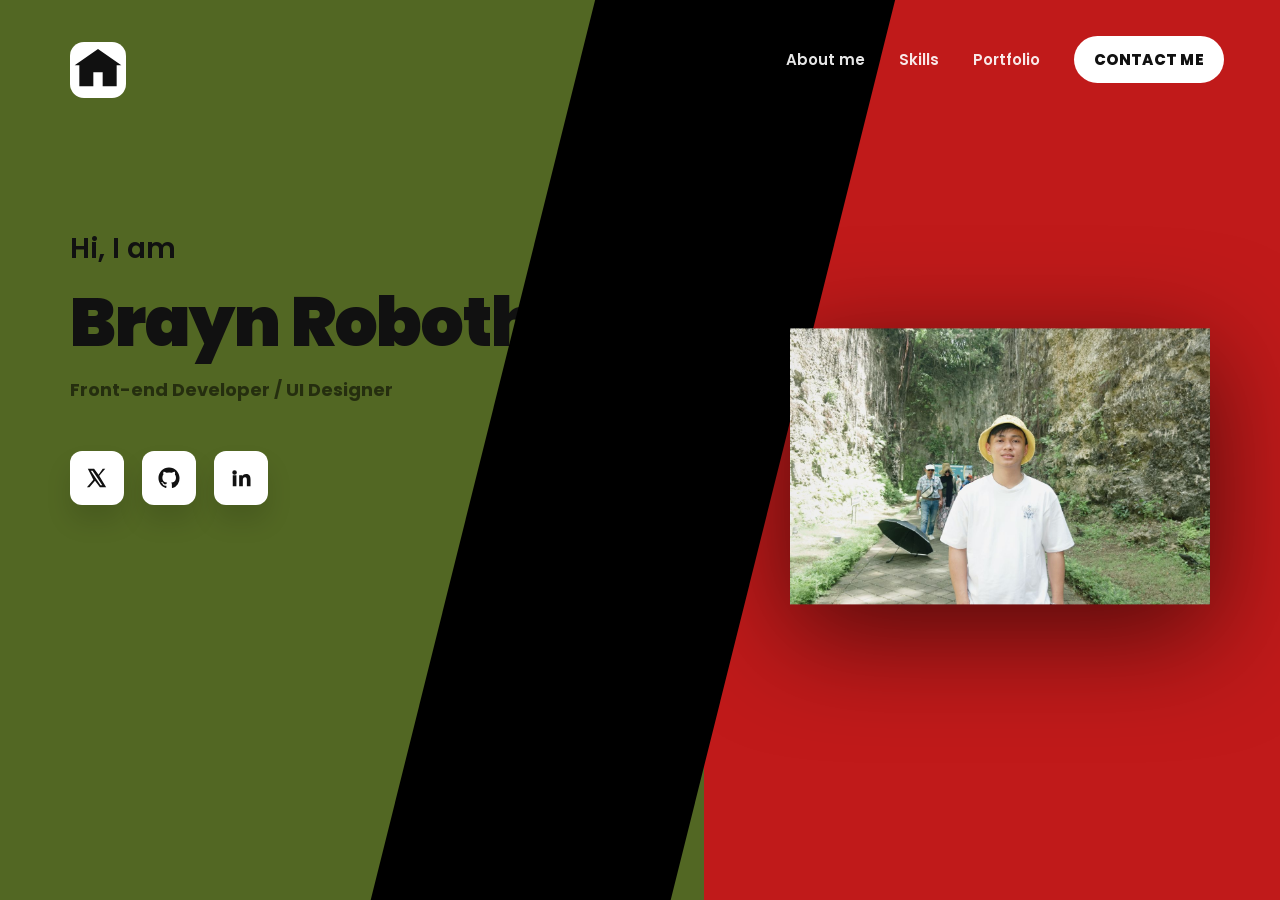
<file: index.html>
<!doctype html>
<html lang="id">
<head>
  <meta charset="utf-8" />
  <meta name="viewport" content="width=device-width, initial-scale=1" />
  <title>Portofolio Brayn</title>

  <link rel="preconnect" href="https://fonts.googleapis.com">
  <link rel="preconnect" href="https://fonts.gstatic.com" crossorigin>
  <link href="https://fonts.googleapis.com/css2?family=Poppins:wght@400;500;600;700;800;900&display=swap" rel="stylesheet">

  <link rel="stylesheet" href="style.css" />
</head>
<body>

  <!-- HERO -->
  <main class="hero">
    <section class="panel panel-left">
          <a href="index.html" class="logo" aria-label="Home">
      <svg viewBox="0 0 24 24" fill="currentColor">
        <path d="M12 3 2 10h2v9h6v-6h4v6h6v-9h2L12 3Z"/>
      </svg>
    </a>
    
      <div class="content">
        <p class="intro">Hi, I am</p>
        <h1 class="title">Brayn Roboth</h1>
        <p class="subtitle">Front-end Developer / UI Designer</p>

    <div class="social">

      <!-- X -->
      <a class="social-btn" 
        href="https://x.com/" 
        target="_blank" 
        rel="noopener noreferrer"
        aria-label="X">
        <svg viewBox="0 0 24 24" fill="currentColor">
          <path d="M18.244 2H21l-6.56 7.5L22 22h-6.828l-5.35-7.01L3.8 22H1l7.04-8.05L2 2h6.828l4.84 6.35L18.244 2Zm-2.396 18h1.89L7.2 4h-2l10.648 16Z"/>
        </svg>
      </a>

      <!-- GitHub -->
      <a class="social-btn" 
        href="https://github.com/" 
        target="_blank" 
        rel="noopener noreferrer"
        aria-label="GitHub">
        <svg viewBox="0 0 24 24" fill="currentColor">
          <path d="M12 .5C5.65.5.5 5.65.5 12c0 5.08 3.29 9.39 7.86 10.91.57.1.78-.25.78-.55v-2c-3.2.7-3.88-1.54-3.88-1.54-.53-1.35-1.3-1.7-1.3-1.7-1.06-.72.08-.7.08-.7 1.18.08 1.8 1.21 1.8 1.21 1.05 1.8 2.75 1.28 3.42.98.1-.76.41-1.28.74-1.57-2.55-.29-5.23-1.27-5.23-5.65 0-1.25.45-2.28 1.2-3.08-.12-.3-.52-1.53.11-3.18 0 0 .98-.31 3.2 1.18a11.14 11.14 0 0 1 5.83 0c2.22-1.5 3.2-1.18 3.2-1.18.63 1.65.23 2.88.11 3.18.75.8 1.2 1.83 1.2 3.08 0 4.39-2.69 5.35-5.26 5.63.42.36.79 1.08.79 2.18v3.23c0 .3.2.66.79.55A10.99 10.99 0 0 0 23.5 12C23.5 5.65 18.35.5 12 .5Z"/>
        </svg>
      </a>

      <!-- LinkedIn -->
      <a class="social-btn" 
        href="https://www.linkedin.com/" 
        target="_blank" 
        rel="noopener noreferrer"
        aria-label="LinkedIn">
        <svg viewBox="0 0 24 24" fill="currentColor">
          <path d="M4.98 3.5A2.5 2.5 0 1 0 5 8.5a2.5 2.5 0 0 0-.02-5ZM3 21h4V9H3v12Zm7 0h4v-6.5c0-1.7.3-3.3 2.4-3.3 2 0 2 1.9 2 3.4V21h4v-7.2c0-3.5-.8-6.2-4.9-6.2-2 0-3.3 1.1-3.8 2.1h-.1V9h-3.6v12Z"/>
        </svg>
      </a>

    </div>
    </section>

    <section class="panel panel-right">
      <header class="nav">
        <a href="aboutme.html">About me</a>
        <a href="skill.html">Skills</a>
        <a href="portofolio.html">Portfolio</a>
        <a class="cta" href="contactme.html">CONTACT ME</a>
      </header>

      <div class="photo-area">
        <img src="boni.jpeg" alt="Profile" class="photo" />
      </div>
    </section>

    <div class="divider"></div>
  </main>

  <!-- SECTION HITAM
  <section class="about-section">
    <div class="about-container">
      <h2 class="about-title">IT BERRIES</h2>

      <p class="about-text">
        Nulla in velit a metus rhoncus tempus. Nulla congue nulla vel sem varius finibus.
        Sed ornare sit amet lorem sed viverra. In vel urna quis libero viverra facilisis ut ac est.
        Morbi commodo, eros in dignissim tempus, lacus odio rutrum augue,
        in semper sem magna quis tellus. Etiam enim erat, suscipit eu semper a, dictum sit amet elit.
      </p>

      <a href="#" class="read-more">READ MORE</a>
    </div>
  </section> -->

</body>
</html>
</file>
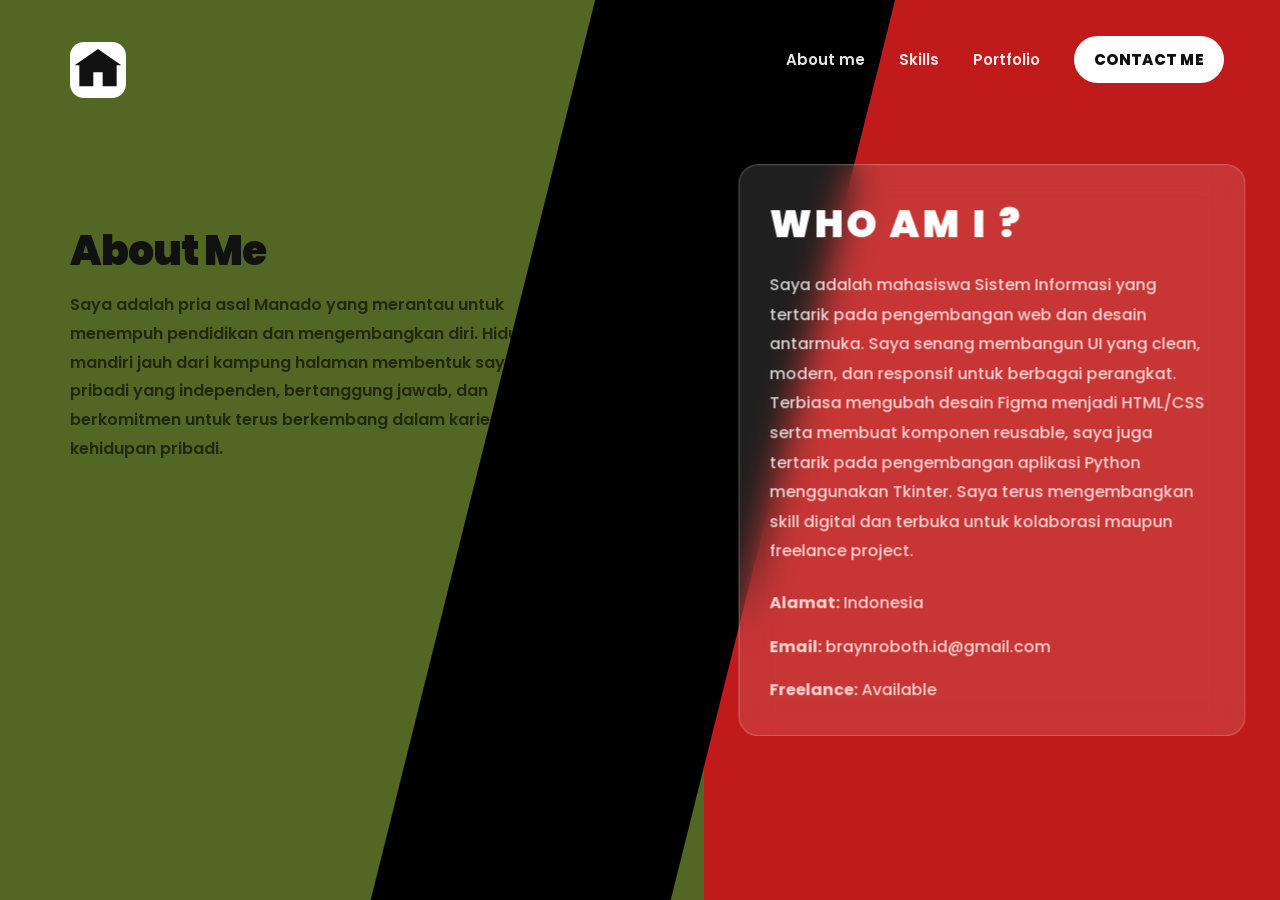
<file: aboutme.html>
<!doctype html>
<html lang="id">
<head>
  <meta charset="utf-8" />
  <meta name="viewport" content="width=device-width, initial-scale=1" />
  <title>About Me - Mr Budi Isnan</title>

  <link rel="preconnect" href="https://fonts.googleapis.com">
  <link rel="preconnect" href="https://fonts.gstatic.com" crossorigin>
  <link href="https://fonts.googleapis.com/css2?family=Poppins:wght@400;500;600;700;800;900&display=swap" rel="stylesheet">

  <link rel="stylesheet" href="style.css" />
</head>
<body>

  <main class="hero hero-about">
    <!-- LEFT -->
    <section class="panel panel-left">
              <a href="index.html" class="logo" aria-label="Home">
      <svg viewBox="0 0 24 24" fill="currentColor">
        <path d="M12 3 2 10h2v9h6v-6h4v6h6v-9h2L12 3Z"/>
      </svg>
    </a>

      <div class="content">
        <h1 class="page-title">About Me</h1>
        <p class="page-desc">
         Saya adalah pria asal Manado yang merantau untuk menempuh pendidikan dan mengembangkan diri. 
         Hidup mandiri jauh dari kampung halaman membentuk saya menjadi pribadi yang independen, bertanggung jawab, 
         dan berkomitmen untuk terus berkembang dalam karier maupun kehidupan pribadi.
        </p>
      </div>
    </section>

    <!-- RIGHT -->
    <section class="panel panel-right">
      <header class="nav">
        <a class="active" href="aboutme.html">About me</a>
        <a href="skill.html">Skills</a>
        <a href="portofolio.html">Portfolio</a>
        <a class="cta" href="contactme.html">CONTACT ME</a>
      </header>

      <div class="right-content">
        <h2 class="right-title">WHO AM I ?</h2>
        <p class="right-text">
          Saya adalah mahasiswa Sistem Informasi yang tertarik pada pengembangan web dan desain antarmuka. 
          Saya senang membangun UI yang clean, modern, dan responsif untuk berbagai perangkat.
          Terbiasa mengubah desain Figma menjadi HTML/CSS serta membuat komponen reusable, saya juga tertarik pada pengembangan            aplikasi Python menggunakan Tkinter. Saya terus mengembangkan skill digital dan terbuka untuk kolaborasi maupun freelance project.
        </p>

        <div style="margin-top:22px; display:grid; gap:14px;">
          <p class="right-text"><b>Alamat:</b> Indonesia</p>
          <p class="right-text"><b>Email:</b> braynroboth.id@gmail.com</p>
          <p class="right-text"><b>Freelance:</b> Available</p>
        </div>
      </div>
    </section>

    <div class="divider" aria-hidden="true"></div>
  </main>
</file>
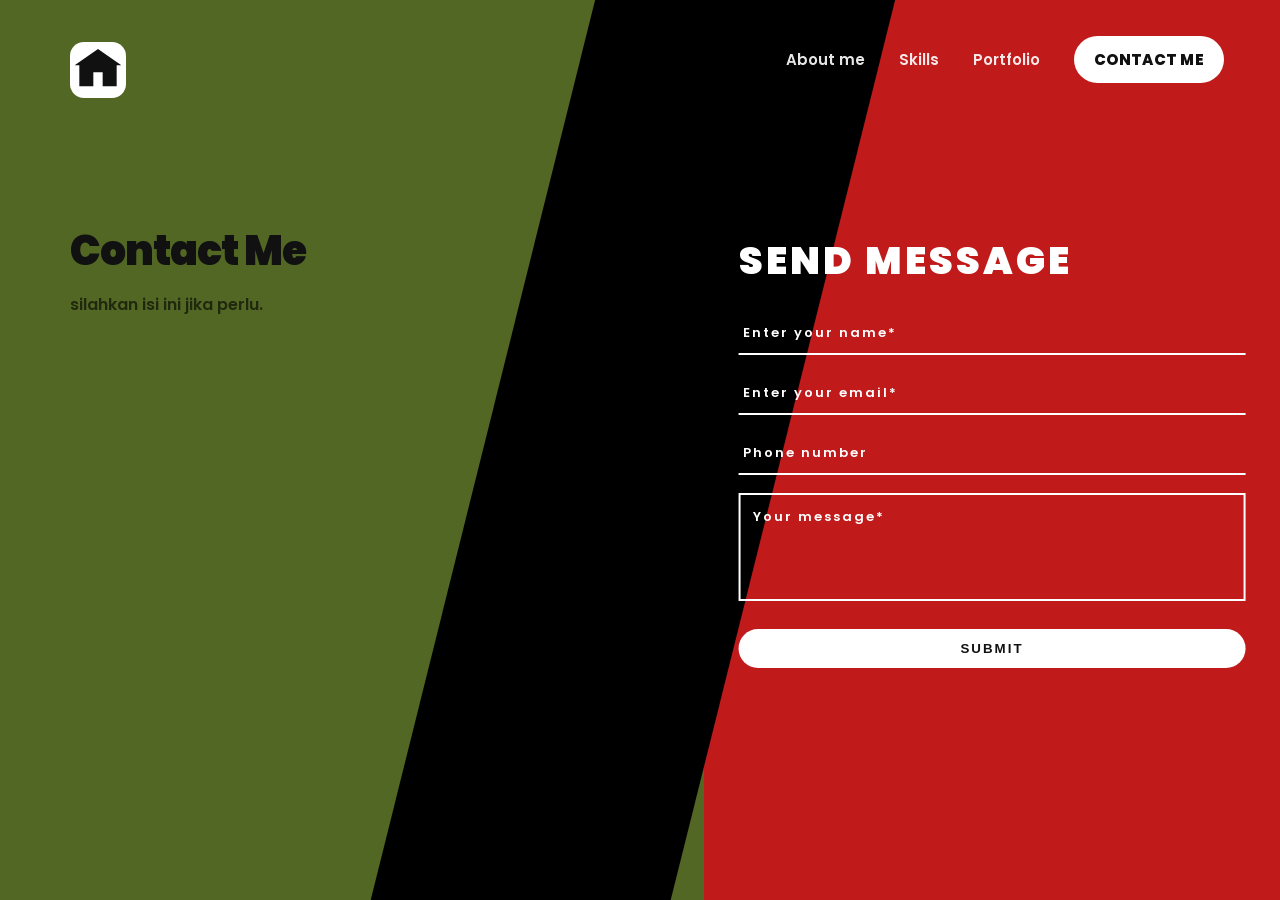
<file: contactme.html>
<!doctype html>
<html lang="id">
<head>
  <meta charset="utf-8" />
  <meta name="viewport" content="width=device-width, initial-scale=1" />
  <title>Contact - Brayn Roboth</title>

  <link rel="preconnect" href="https://fonts.googleapis.com">
  <link rel="preconnect" href="https://fonts.gstatic.com" crossorigin>
  <link href="https://fonts.googleapis.com/css2?family=Poppins:wght@400;500;600;700;800;900&display=swap" rel="stylesheet">

  <link rel="stylesheet" href="style.css" />
</head>
<body>

  <main class="hero">

    <!-- LEFT -->
    <section class="panel panel-left">

               <a href="index.html" class="logo" aria-label="Home">
      <svg viewBox="0 0 24 24" fill="currentColor">
        <path d="M12 3 2 10h2v9h6v-6h4v6h6v-9h2L12 3Z"/>
      </svg>
    </a>

      <div class="content">
        <h1 class="page-title">Contact Me</h1>
        <p class="page-desc">
          silahkan isi ini jika perlu.
        </p>

      </div>
    </section>

    <!-- RIGHT -->
    <section class="panel panel-right">
      <header class="nav">
        <a href="aboutme.html">About me</a>
        <a href="skill.html">Skills</a>
        <a href="portofolio.html">Portfolio</a>
        <a class="cta" href="contactme.html">CONTACT ME</a>
      </header>

      <div class="right-content">
        <h2 class="right-title">SEND MESSAGE</h2>

        <form class="contact-form" style="margin-top:24px; display:grid; gap:18px;">

          <input type="text" placeholder="Enter your name*" required
            style="background:transparent;border:none;border-bottom:2px solid rgb(255, 255, 255);padding:10px 4px;color:#ffffff;font-family:inherit;outline:none;">

          <input type="email" placeholder="Enter your email*" required
            style="background:transparent;border:none;border-bottom:2px solid rgb(255, 255, 255);padding:10px 4px;color:#ffffff;font-family:inherit;outline:none;">

          <input type="text" placeholder="Phone number"
            style="background:transparent;border:none;border-bottom:2px solid rgb(255, 255, 255);padding:10px 4px;color:#ffffff;font-family:inherit;outline:none;">

          <textarea rows="4" placeholder="Your message*" required
            style="background:transparent;border:2px solid rgb(255, 255, 255);padding:12px;color:#ffffff;font-family:inherit;outline:none;resize:none;"></textarea>

          <button type="submit"
            style="margin-top:10px;background:#fff;color:#111;border:none;padding:12px 20px;border-radius:999px;font-weight:800;letter-spacing:2px;cursor:pointer;">
            SUBMIT
          </button>

        </form>
      </div>
    </section>

    <div class="divider" aria-hidden="true"></div>

  </main>

</body>
</html>
</file>
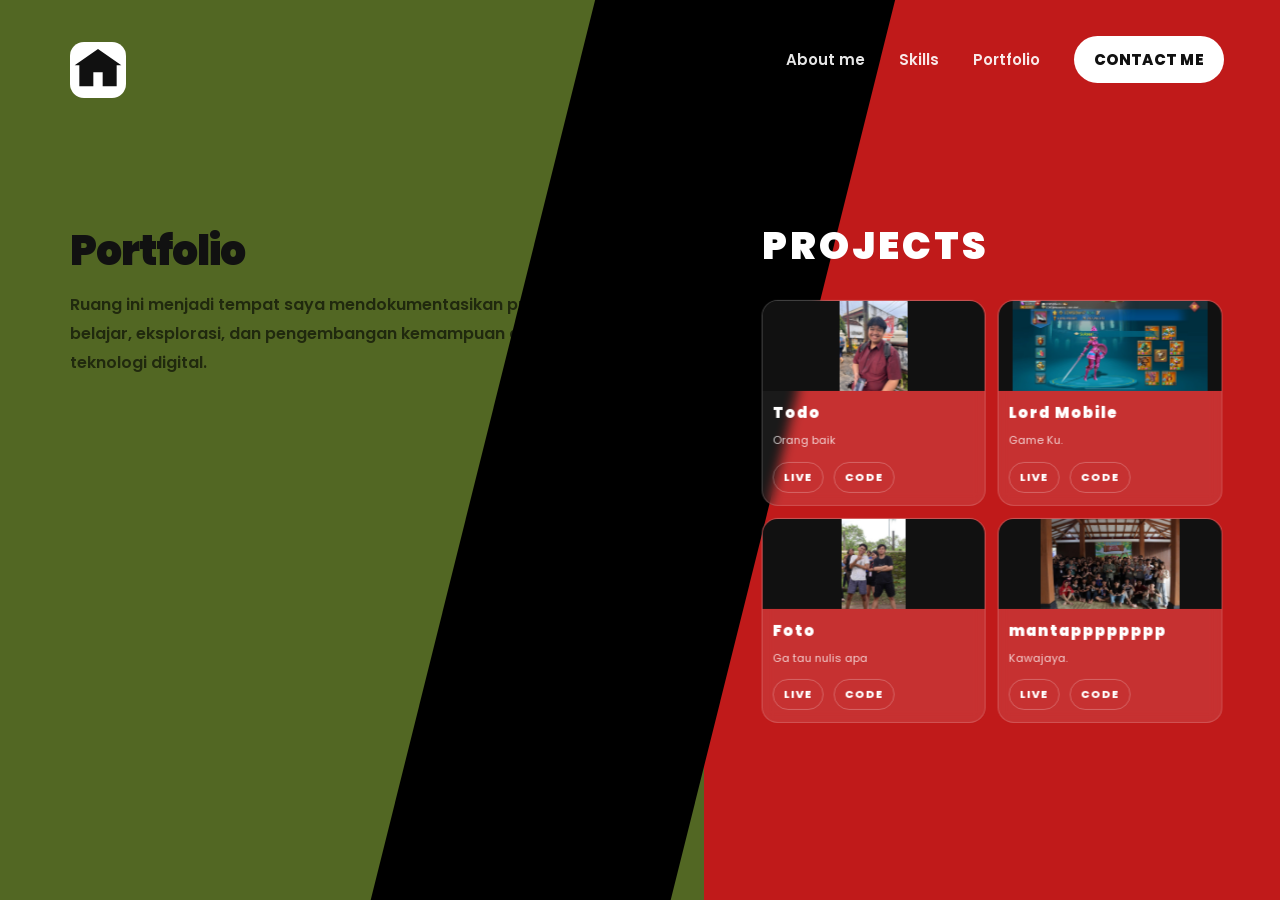
<file: portofolio.html>
<!doctype html>
<html lang="id">
<head>
  <meta charset="utf-8" />
  <meta name="viewport" content="width=device-width, initial-scale=1" />
  <title>Portfolio - Mr Budi Isnan</title>

  <link rel="preconnect" href="https://fonts.googleapis.com">
  <link rel="preconnect" href="https://fonts.gstatic.com" crossorigin>
  <link href="https://fonts.googleapis.com/css2?family=Poppins:wght@400;500;600;700;800;900&display=swap" rel="stylesheet">

  <link rel="stylesheet" href="style.css" />
</head>
<body>

  <main class="hero hero-page">

    <!-- LEFT -->
    <section class="panel panel-left">

    <a href="index.html" class="logo" aria-label="Home">
      <svg viewBox="0 0 24 24" fill="currentColor">
        <path d="M12 3 2 10h2v9h6v-6h4v6h6v-9h2L12 3Z"/>
      </svg>
    </a>

      <div class="content">
        <h1 class="page-title">Portfolio</h1>
        <p class="page-desc">
         Ruang ini menjadi tempat saya mendokumentasikan proses belajar, 
         eksplorasi, dan pengembangan kemampuan di bidang teknologi digital.
        </p>
      </div>
    </section>

    <!-- RIGHT -->
    <section class="panel panel-right">
      <header class="nav">
        <a href="aboutme.html">About me</a>
        <a href="skill.html">Skills</a>
        <a class="active" href="portofolio.html">Portfolio</a>
        <a class="cta" href="contactme.html">CONTACT ME</a>
      </header>

      <div class="right-content">
        <h2 class="right-title">PROJECTS</h2>

        <div class="portfolio-wrap">

          <!-- PROJECT 1 -->
          <article class="project">
            <div class="project-thumb">
              <img src="porto4.jpeg" alt="Landing Page">
            </div>

            <div class="project-body">
              <h3 class="project-title">Todo</h3>
              <p class="project-desc">
                Orang baik
              </p>

              <div class="project-links">
                <a href="https://youtu.be/MVky3sSzgUY?si=GCYZsSzJ6ja2gk3G" target="_blank">LIVE</a>
                <a href="https://youtu.be/MVky3sSzgUY?si=GCYZsSzJ6ja2gk3G" target="_blank">CODE</a>
              </div>
            </div>
          </article>

          <!-- PROJECT 2 -->
          <article class="project">
            <div class="project-thumb">
              <img src="porto3.jpeg" alt="Admin Dashboard">
            </div>

            <div class="project-body">
              <h3 class="project-title">Lord Mobile</h3>
              <p class="project-desc">
                Game Ku.
              </p>

              <div class="project-links">
                <a href="https://youtu.be/MVky3sSzgUY?si=GCYZsSzJ6ja2gk3G" target="_blank">LIVE</a>
                <a href="https://youtu.be/MVky3sSzgUY?si=GCYZsSzJ6ja2gk3G" target="_blank">CODE</a>
              </div>
            </div>
          </article>

          <!-- PROJECT 3 -->
          <article class="project">
            <div class="project-thumb">
              <img src="porto1.jpeg" alt="Portfolio Website">
            </div>

            <div class="project-body">
              <h3 class="project-title">Foto</h3>
              <p class="project-desc">
                Ga tau nulis apa
              </p>

              <div class="project-links">
                <a href="https://youtu.be/MVky3sSzgUY?si=GCYZsSzJ6ja2gk3G" target="_blank">LIVE</a>
                <a href="https://youtu.be/MVky3sSzgUY?si=GCYZsSzJ6ja2gk3G" target="_blank">CODE</a>
              </div>
            </div>
          </article>

          <!-- PROJECT 4 -->
          <article class="project">
            <div class="project-thumb">
              <img src="porto.jpeg" alt="Mini App">
            </div>

            <div class="project-body">
              <h3 class="project-title">mantapppppppp</h3>
              <p class="project-desc">
                Kawajaya.
              </p>

              <div class="project-links">
                <a href="https://youtu.be/MVky3sSzgUY?si=GCYZsSzJ6ja2gk3G" target="_blank">LIVE</a>
                <a href="https://youtu.be/MVky3sSzgUY?si=GCYZsSzJ6ja2gk3G" target="_blank">CODE</a>
              </div>
            </div>
          </article>

        </div>
      </div>
    </section>

    <div class="divider" aria-hidden="true"></div>

  </main>

</body>
</html>
</file>
<file: style.css>
:root{
  --left: #526723;
  --right: #c01a1a;
  --divider: #000000;

  --text: #111;
  --muted: rgba(0,0,0,.45);

  --white: #fff;
  --social-bg: #ffffff;
}

*{ box-sizing: border-box; margin: 0; padding: 0; }

html, body{ height: 100%; }

body{
  font-family: "Poppins", system-ui, -apple-system, Segoe UI, Roboto, Arial, sans-serif;
  overflow-x: hidden;          /* biar bisa scroll ke bawah */
  background: #000;            /* aman, tapi tidak mengganggu hero */
}

/* ================= HERO ================= */
.hero{
  min-height: 100vh;           /* PENTING: min-height, bukan height */
  width: 100%;
  display: grid;
  grid-template-columns: 55% 45%;
  position: relative;
  overflow: hidden;            /* supaya divider tidak keluar area */
}

.panel{
  position: relative;          /* jangan pakai height:100% */
}

.panel-left{
  background: var(--left);
  padding: 42px 70px;
}

.panel-right{
  background: var(--right);
}

/* divider diagonal */
.divider{
  position: absolute;
  top: -20vh;                  /* dipanjangin biar tidak patah */
  bottom: -20vh;
  left: 50%;
  width: 300px;
  background: var(--divider);
  transform: skewX(-14deg);
  transform-origin: top;
  z-index: 3;
}

/* ================= LEFT CONTENT ================= */
.logo{
  width: 56px;
  height: 56px;
  border-radius: 14px;
  display: grid;
  place-items: center;
  font-weight: 900;
  letter-spacing: .5px;
  color: var(--text);
  background: var(--social-bg);
}

.content{
  margin-top: 130px;
  max-width: 520px;
}

.intro{
  margin-bottom: 18px;
  font-size: 28px;
  font-weight: 600;
  color: var(--text);
}

.title{
  font-size: clamp(48px, 5.3vw, 86px);
  line-height: 1.03;
  font-weight: 900;
  letter-spacing: -1.2px;
  color: var(--text);
}

.subtitle{
  margin-top: 18px;
  font-size: 18px;
  font-weight: 700;
  color: rgba(0,0,0,.55);
}

.social{
  margin-top: 48px;
  display: flex;
  gap: 18px;
}

.social-btn{
  width: 54px;
  height: 54px;
  border-radius: 12px;
  background: var(--social-bg);
  display: grid;
  place-items: center;
  text-decoration: none;
  color: #111;
  font-weight: 800;
  box-shadow: 0 16px 26px rgba(0,0,0,.12);
  transition: transform .15s ease, filter .15s ease;
}

.social-btn svg{
  width: 22px;
  height: 22px;
}

.social-btn:hover{
  transform: translateY(-2px);
  filter: brightness(1.04);
}

/* ================= NAV RIGHT ================= */
.nav{
  position: absolute;
  top: 36px;
  right: 56px;
  display: flex;
  align-items: center;
  gap: 34px;
  z-index: 6;
}

.nav a{
  color: rgba(255,255,255,.9);
  text-decoration: none;
  font-weight: 600;
  font-size: 15px;
}

.nav a:hover{ color: rgba(255,255,255,1); }

.cta{
  padding: 12px 20px;
  border-radius: 999px;
  background: var(--white);
  color: #111 !important;
  font-weight: 800 !important;
  letter-spacing: .3px;
}

/* ================= PHOTO ================= */
.photo-area{
  position: absolute;
  right: 70px;
  top: 50%;
  transform: translateY(-44%);
  z-index: 5;
}

.photo{
  width: min(420px, 36vw);
  height: auto;
  display: block;
  filter: drop-shadow(0 28px 55px rgba(0,0,0,.6));
}

/* ================= SECTION HITAM ================= */
.about-section{
  background: #111;
  color: #fff;
  padding: 120px 8%;
}

.about-container{
  max-width: 950px;
}

.about-title{
  font-size: 38px;
  font-weight: 800;
  letter-spacing: 4px;
  margin-bottom: 30px;
}

.about-text{
  line-height: 1.85;
  color: rgba(255,255,255,.7);
  margin-bottom: 50px;
  max-width: 1050px;
}

.read-more{
  display: inline-block;
  color: #fff;
  text-decoration: none;
  font-weight: 600;
  letter-spacing: 2px;
  position: relative;
  padding: 0 26px;
}

.read-more::before,
.read-more::after{
  content: "";
  position: absolute;
  top: 50%;
  width: 2px;
  height: 26px;
  background: #fff;
  transform: translateY(-50%);
}

.read-more::before{ left: 0; }
.read-more::after{ right: 0; }

/* ================= RESPONSIVE ================= */
@media (max-width: 980px){
  .hero{
    grid-template-columns: 1fr;
  }

  .divider{ display: none; }

  .panel-left{
    padding: 28px 18px 40px;
  }

  .content{
    margin-top: 70px;
  }

  .panel-right{
    min-height: 50px;
    position: relative;
  }

  .nav{
    position: sticky;
    top: 0;
    right: auto;
    justify-content: flex-end;
    padding: 16px 18px;
    background: rgba(0,0,0,.6);
    gap: 18px;
  }

  .photo-area{
    position: static;
    transform: none;
    padding: 28px 18px 48px;
    display: grid;
    place-items: center;
  }

  .photo{
    width: min(420px, 88vw);
  }
}



/* ====== PAGES (About / Skills / Portfolio) ====== */

.page-title{
  margin: 0 0 18px;
  font-size: clamp(34px, 3.2vw, 54px);
  line-height: 1.1;
  font-weight: 900;
  letter-spacing: -1px;
  color: var(--text);
}

.page-desc{
  margin: 0;
  max-width: 560px;
  line-height: 1.8;
  font-weight: 600;
  color: rgba(0,0,0,.6);
}

.btn-outline{
  display: inline-block;
  margin-top: 26px;
  padding: 12px 18px;
  border-radius: 999px;
  border: 2px solid rgba(0,0,0,.18);
  color: #111;
  text-decoration: none;
  font-weight: 800;
  letter-spacing: .5px;
  background: rgba(255,255,255,.55);
}

/* Right panel content container */
.right-content{
  position: absolute;
  left: 50%;
  top: 52%;
  transform: translate(-50%, -50%);
  width: min(760px, 88%);
  z-index: 5;
  color: #fff;
}

.right-title{
  margin: 0 0 18px;
  font-size: clamp(26px, 3vw, 44px);
  font-weight: 900;
  letter-spacing: 3px;
}

.right-text{
  margin: 0;
  color: rgba(255,255,255,.78);
  line-height: 1.85;
  font-weight: 500;
  max-width: 720px;
}

/* Skills grid */
.skills-wrap{
  margin-top: 26px;
  display: grid;
  grid-template-columns: repeat(4, minmax(0, 1fr));
  gap: 16px;
}

.skill-card{
  background: rgba(255,255,255,.12);
  border: 1px solid rgba(255,255,255,.18);
  border-radius: 14px;
  padding: 14px 12px;
  text-align: center;
  backdrop-filter: blur(6px);
}

.skill-icon{
  width: 56px;
  height: 56px;
  border-radius: 16px;
  margin: 0 auto 10px;
  display: grid;
  place-items: center;
  background: rgba(255,255,255,.9);
  color: #111;
  font-weight: 900;
}

.skill-name{
  font-weight: 800;
  letter-spacing: 2px;
  font-size: 12px;
}

/* Portfolio grid */
.portfolio-wrap{
  margin-top: 26px;
  display: grid;
  grid-template-columns: repeat(2, minmax(0, 1fr));
  gap: 16px;
}

.project{
  border-radius: 16px;
  overflow: hidden;
  border: 1px solid rgba(255,255,255,.18);
  background: rgba(255,255,255,.10);
  backdrop-filter: blur(6px);
}

.project-thumb img{
  width: 100%;
  height: 100%;
  object-fit: contain;   /* tidak zoom */
  display: block;
  background: #111;      /* biar tidak kosong putih */
}

.project-body{
  padding: 14px 14px 16px;
}

.project-title{
  margin: 0 0 8px;
  font-weight: 900;
  letter-spacing: 1px;
}

.project-desc{
  margin: 0 0 12px;
  color: rgba(255,255,255,.78);
  line-height: 1.7;
  font-size: 13px;
}

.project-links{
  display: flex;
  gap: 10px;
}

.project-links a{
  text-decoration: none;
  font-weight: 800;
  letter-spacing: 1px;
  font-size: 12px;
  padding: 8px 12px;
  border-radius: 999px;
  border: 1px solid rgba(255,255,255,.25);
  color: #fff;
}

/* FIX mobile min-height yang tadi terlalu kecil */
@media (max-width: 980px){
  .panel-right{ min-height: 520px; }
  .right-content{ position: static; transform: none; width: 100%; padding: 24px 18px 48px; }
  .skills-wrap{ grid-template-columns: repeat(2, minmax(0, 1fr)); }
  .portfolio-wrap{ grid-template-columns: 1fr; }
}

/* ===== FIX KHUSUS HALAMAN PORTFOLIO ===== */
.hero-page .right-content{
  top: 58%;               /* turunkan sedikit dari 52% */
}

/* beri jarak aman dari header */
.hero-page .right-title{
  margin-top: 40px;
}

/* ===== PORTFOLIO CARD LEBIH KECIL ===== */
.hero-page .right-content{
  width: min(600px, 80%);
}

.hero-page .portfolio-wrap{
  gap: 12px;
}

.hero-page .project-thumb{
  height: 90px;
}

.hero-page .project-body{
  padding: 10px 10px 12px;
}

.hero-page .project-title{
  font-size: 15px;
}

.hero-page .project-desc{
  font-size: 11px;
  line-height: 1.6;
}

.hero-page .project-links a{
  font-size: 11px;
  padding: 6px 10px;
}

/* Naikkan PROJECTS + card ke atas */
.hero-page .right-content{
  top: 50%;
}


/* ================= CONTACT PAGE ================= */

.contact-page{
  min-height: 100vh;
  display: flex;
  align-items: center;
  justify-content: center;
  background: linear-gradient(135deg, var(--left), var(--right));
  padding: 60px 20px;
}

.contact-container{
  width: min(600px, 90%);
  text-align: center;
  color: var(--white);
}

.contact-title{
  display: inline-block;
  padding: 14px 40px;
  border: 3px solid var(--white);
  font-weight: 900;
  letter-spacing: 6px;
  margin-bottom: 30px;
}

.contact-subtitle{
  font-size: 14px;
  opacity: .85;
  margin-bottom: 40px;
}

.contact-form{
  display: flex;
  flex-direction: column;
  gap: 30px;
}

.form-group{
  position: relative;
}

.contact-form input,
.contact-form textarea{
  width: 100%;
  background: transparent;
  border: none;
  border-bottom: 3px solid var(--white);
  padding: 12px 4px;
  font-family: inherit;
  font-size: 13px;
  letter-spacing: 2px;
  color: var(--white);
  outline: none;
}

.contact-form textarea{
  resize: none;
  border: 3px solid var(--white);
  border-top: none;
  padding-top: 16px;
}

.contact-form input::placeholder,
.contact-form textarea::placeholder{
  color: rgb(255, 255, 255);
  font-weight: 600;
}

.contact-btn{
  margin-top: 20px;
  align-self: center;
  background: transparent;
  border: none;
  color: var(--white);
  font-weight: 800;
  letter-spacing: 4px;
  cursor: pointer;
  position: relative;
  padding: 10px 40px;
}

.contact-btn::before,
.contact-btn::after{
  content: "";
  position: absolute;
  top: 50%;
  width: 2px;
  height: 24px;
  background: var(--white);
  transform: translateY(-50%);
}

.contact-btn::before{ left: 0; }
.contact-btn::after{ right: 0; }

.contact-btn:hover{
  opacity: .8;
}

.contact-form input,
.contact-form textarea{
  color: #fff;
}

.contact-form input::placeholder,
.contact-form textarea::placeholder{
  color: #fff;
  opacity: 1; /* penting supaya tidak pudar */
}

/* Icon image inside skill */
.skill-icon img{
  width: 34px;
  height: 34px;
}

/* ===== FIX ALIGN ABOUT PAGE ===== */
.hero:not(.hero-page) .right-content{
  top: 50%;
}

/* ================= ABOUT GLASS FIX ================= */


.hero-about .right-content{
  top: 50%;
  transform: translate(-50%, -50%);
  padding: 30px;
  border-radius: 20px;

  background: rgba(255,255,255,.12);
  backdrop-filter: blur(18px);
  -webkit-backdrop-filter: blur(18px);

  border: 1px solid rgba(255,255,255,.25);
}
</file>
